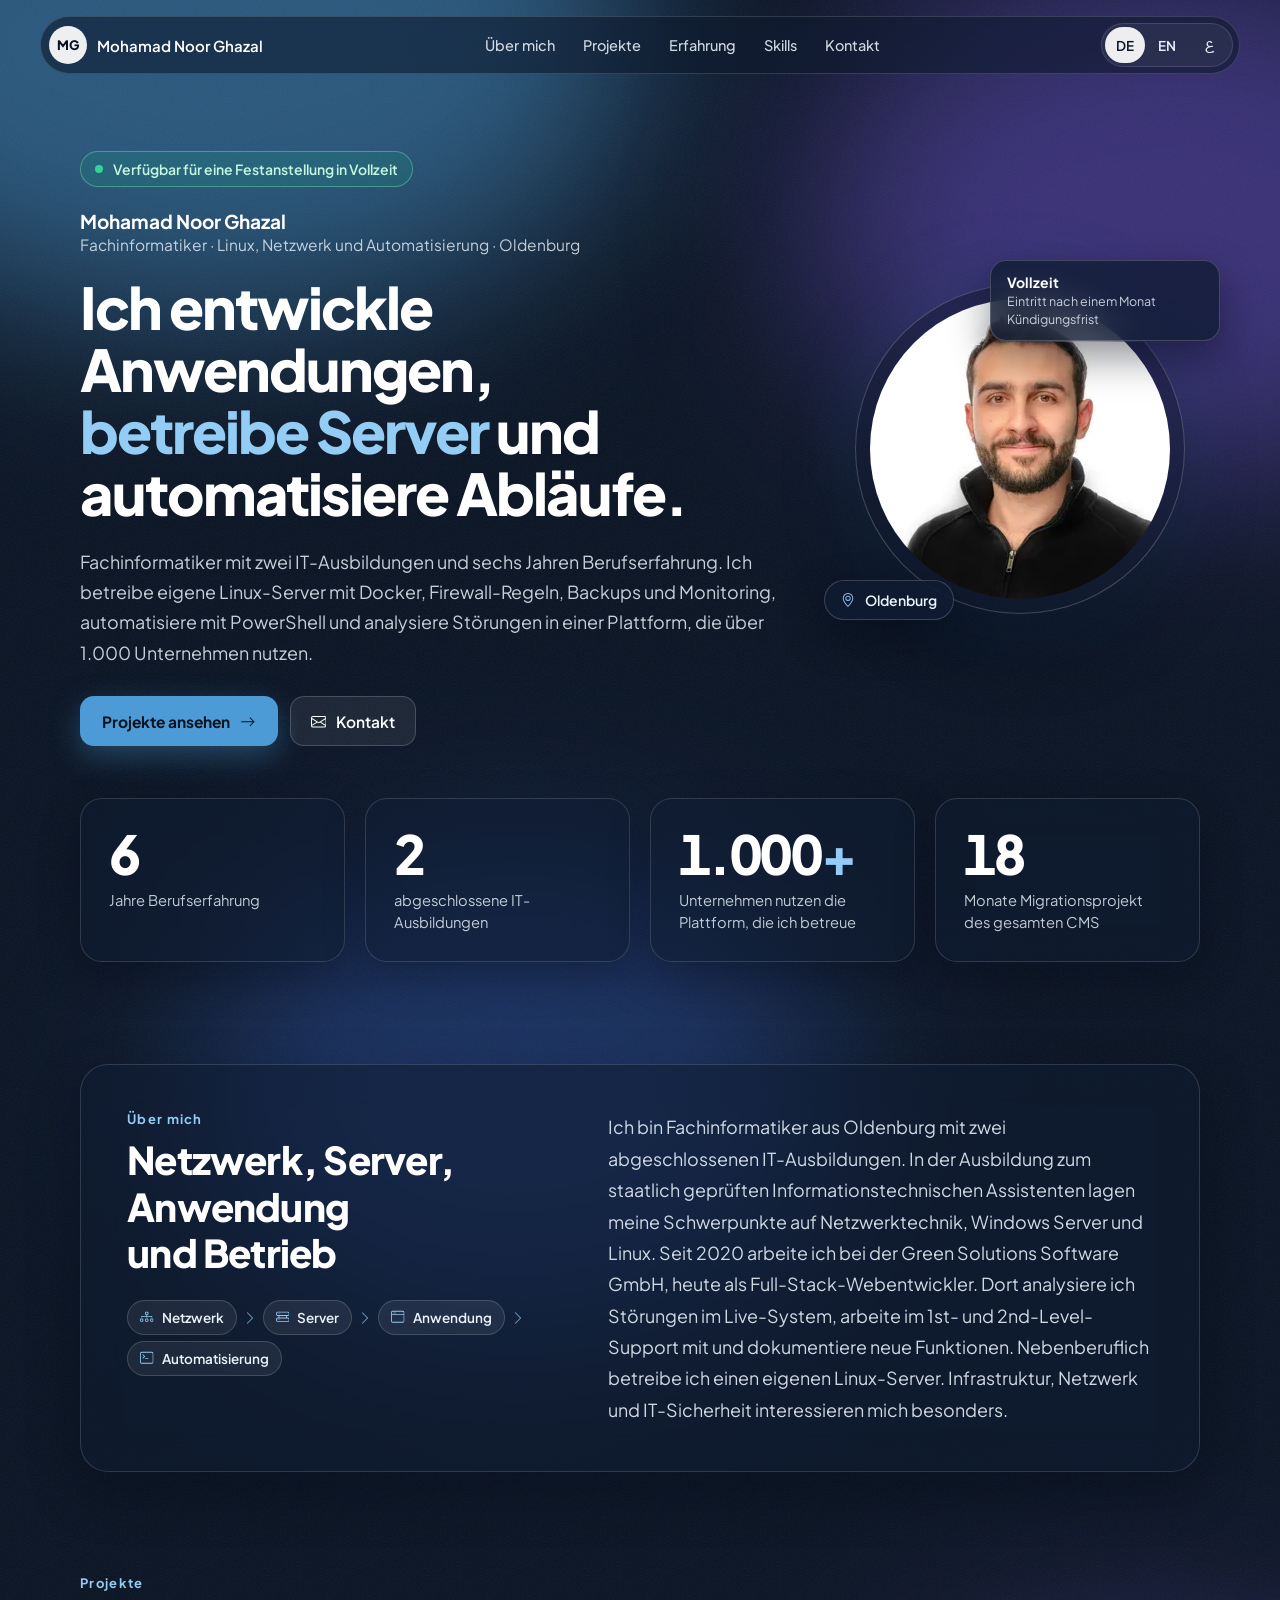
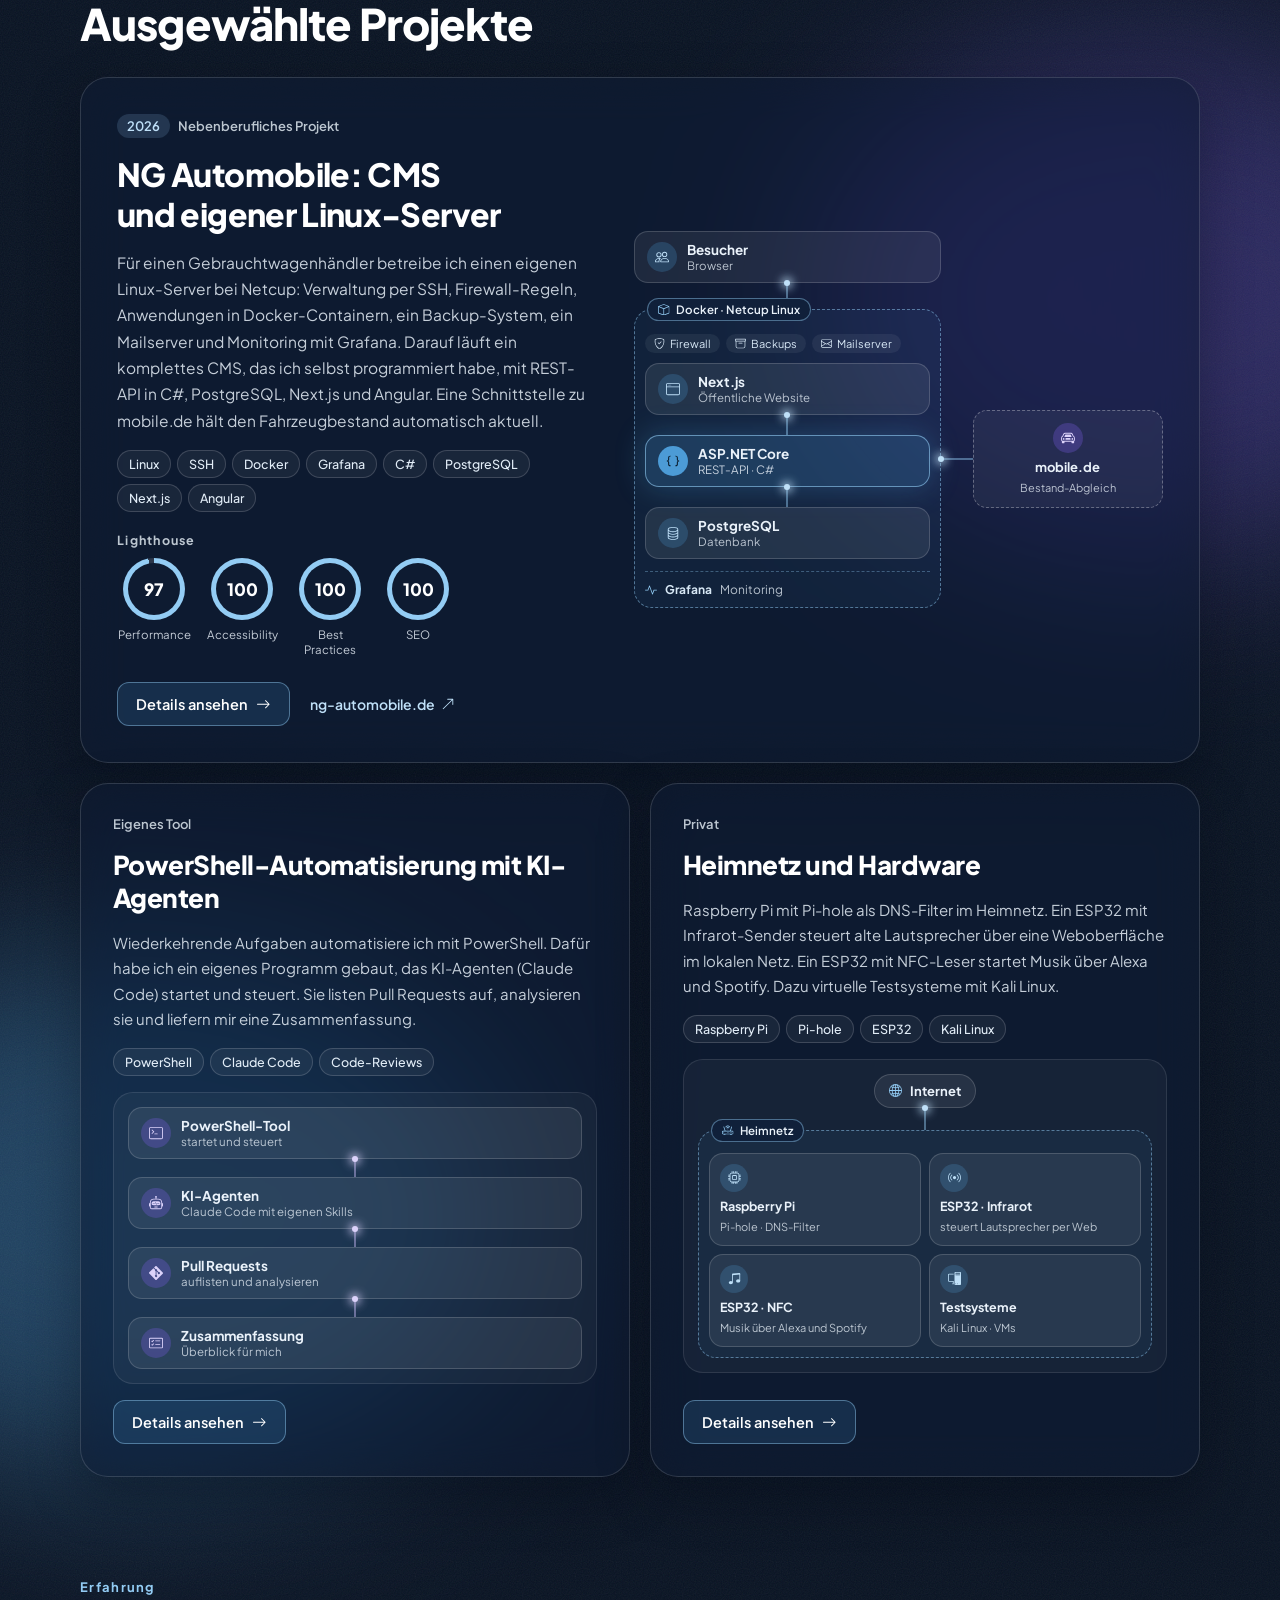
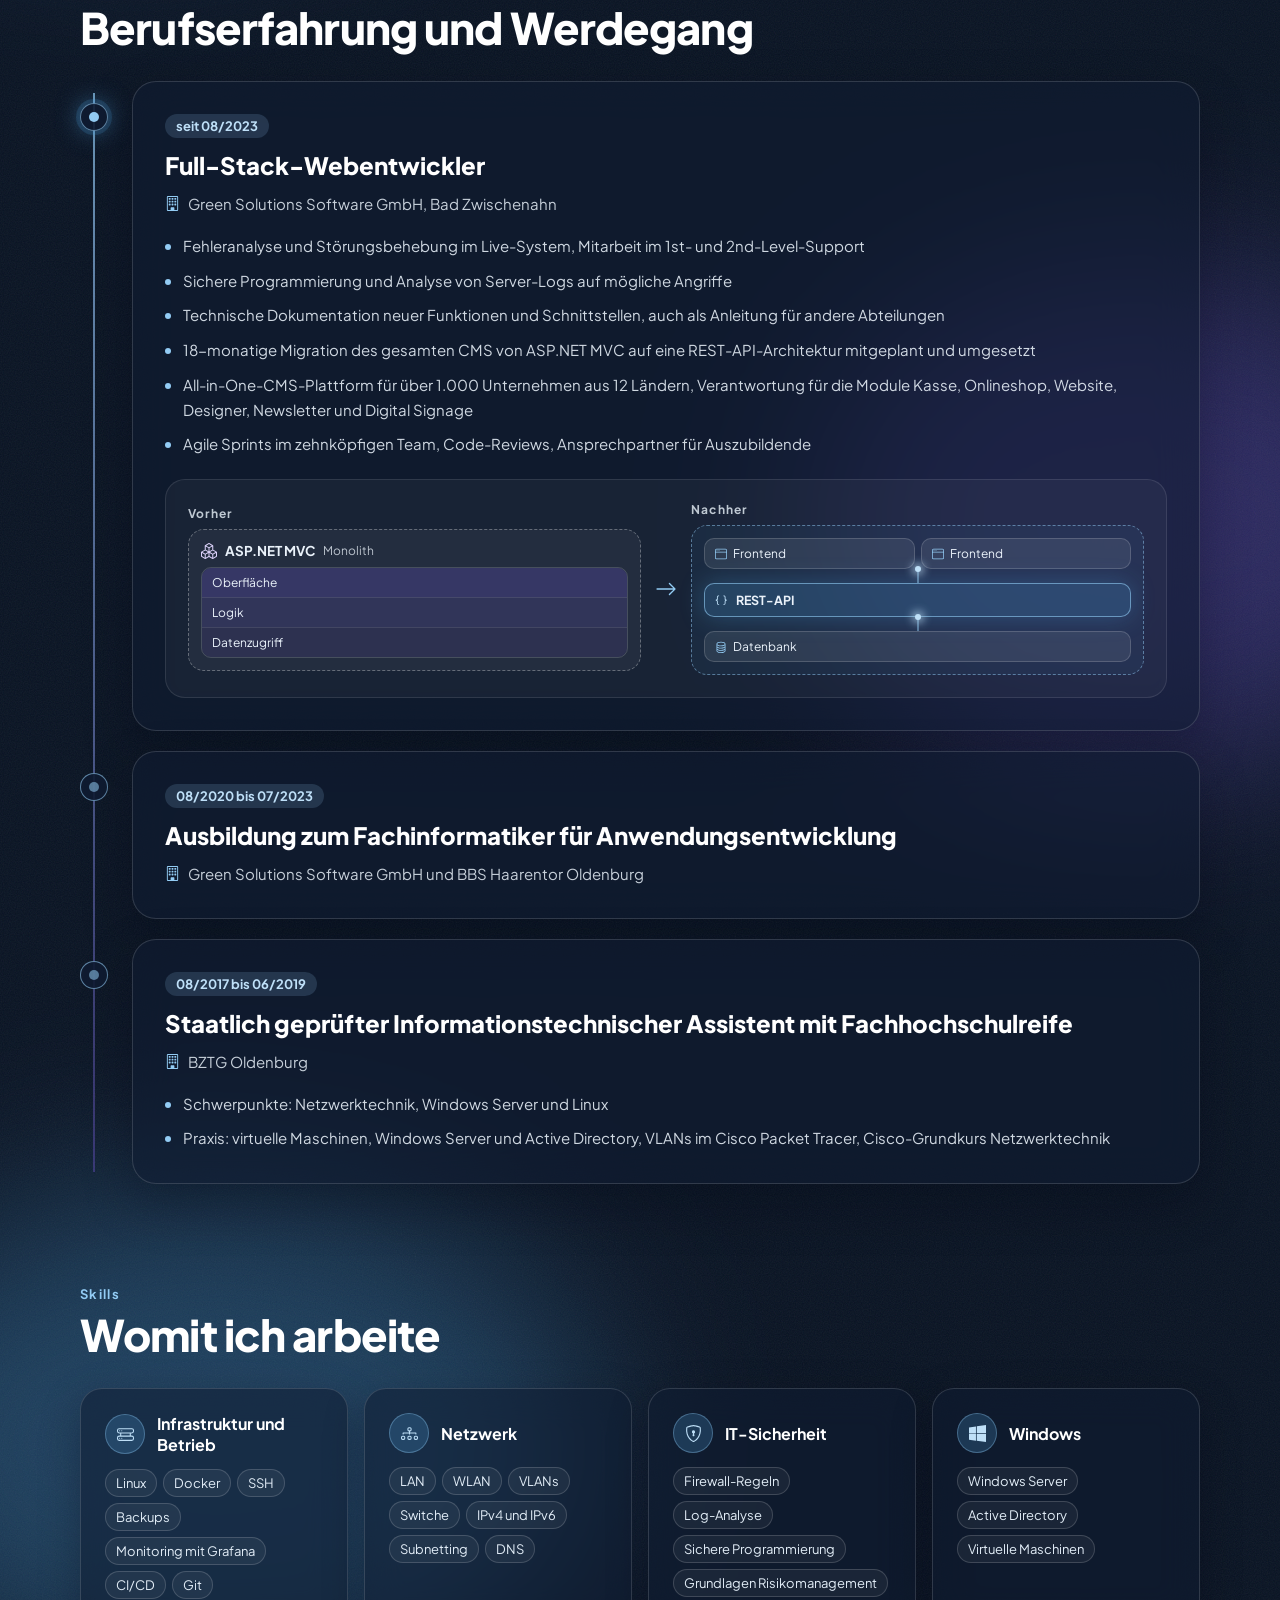
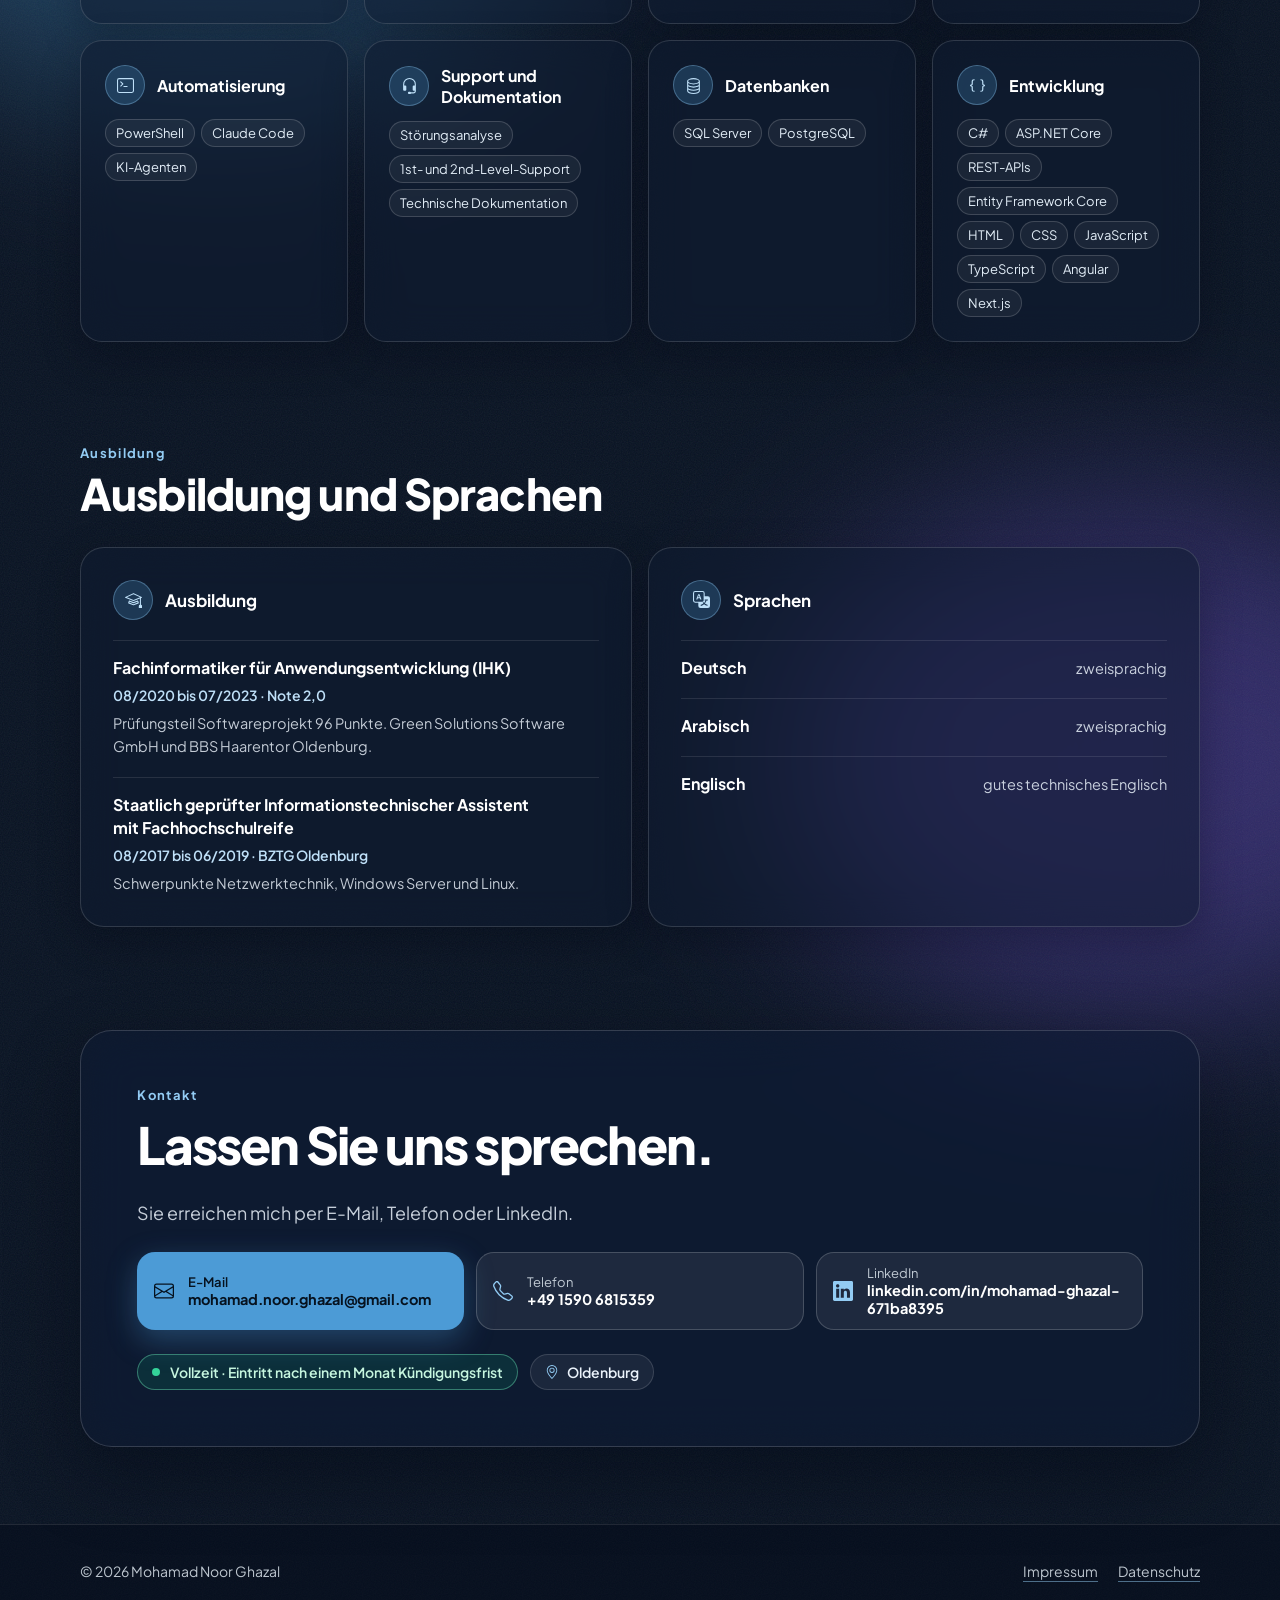
<file: index.html>
<!DOCTYPE html>
<html lang="de" dir="ltr">
<head>
<meta charset="utf-8">
<meta name="viewport" content="width=device-width, initial-scale=1">
<meta name="robots" content="noindex, nofollow">
<title>Mohamad Noor Ghazal · IT-Infrastruktur und Entwicklung</title>
<meta name="description" content="Mohamad Noor Ghazal, Fachinformatiker aus Oldenburg. Linux-Server, Netzwerk, Automatisierung mit PowerShell und Anwendungsentwicklung.">
<meta name="theme-color" content="#081222">
<meta name="referrer" content="strict-origin-when-cross-origin">
<link rel="icon" href="assets/img/favicon.svg" type="image/svg+xml">
<link rel="preload" href="assets/fonts/plus-jakarta-sans-latin-wght-normal.woff2" as="font" type="font/woff2" crossorigin>
<link rel="stylesheet" href="assets/css/style.css">
</head>
<body data-page="home">
<a class="skip-link" href="#top">Zum Inhalt springen</a>
<div class="page">
  <div class="aurora" aria-hidden="true">
    <div class="aurora-layer" data-parallax="0.6">
      <div class="blob blob-1"></div><div class="blob blob-2"></div><div class="blob blob-3"></div><div class="blob blob-4"></div>
      <div class="blob blob-5"></div><div class="blob blob-6"></div><div class="blob blob-7"></div><div class="blob blob-8"></div>
    </div>
    <div class="noise"></div>
  </div>
  <div id="app" class="page-inner">
    <noscript><p style="padding:24px;max-width:60ch">Bitte JavaScript aktivieren, um diese Seite anzuzeigen. Kontakt: <a href="mailto:mohamad.noor.ghazal@gmail.com">mohamad.noor.ghazal@gmail.com</a></p></noscript>
  </div>
</div>
<div id="dialog-root"></div>
<script src="assets/js/i18n.js" defer></script>
<script src="assets/js/main.js" defer></script>
</body>
</html>
</file>
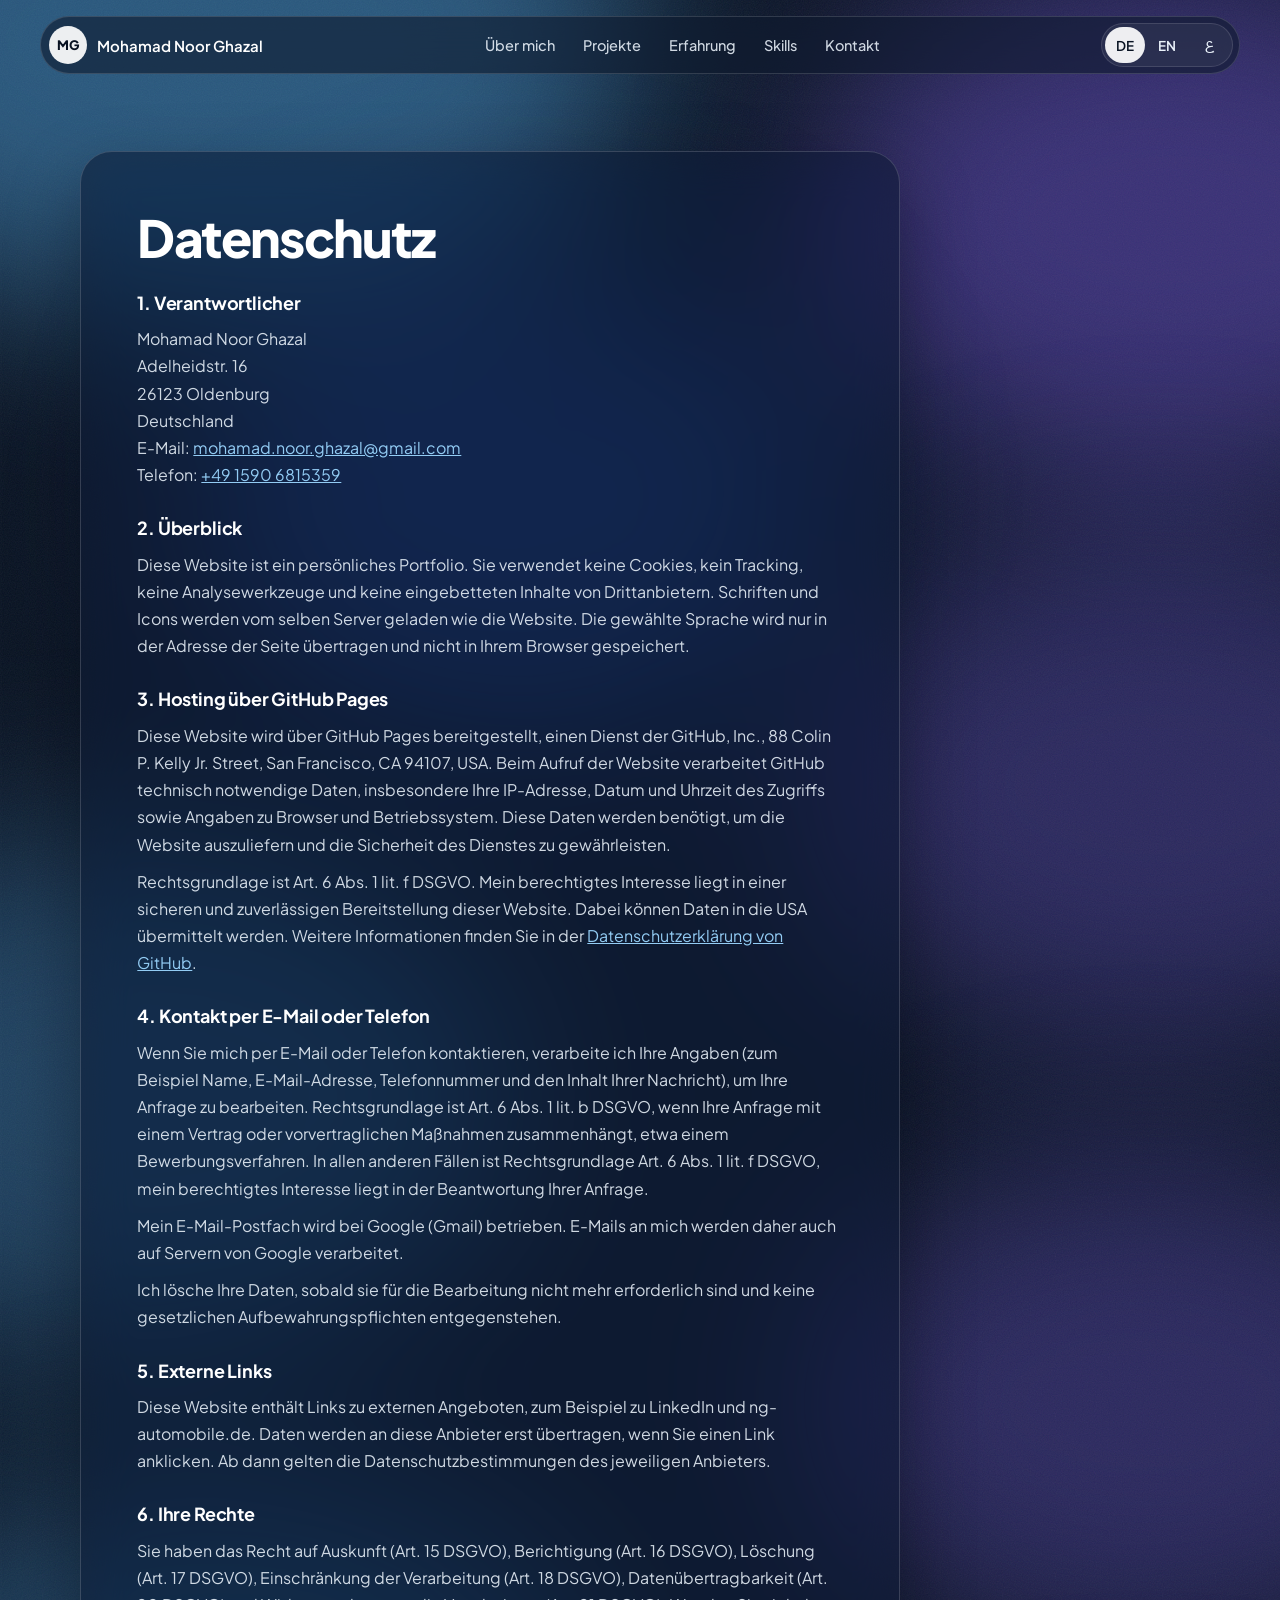
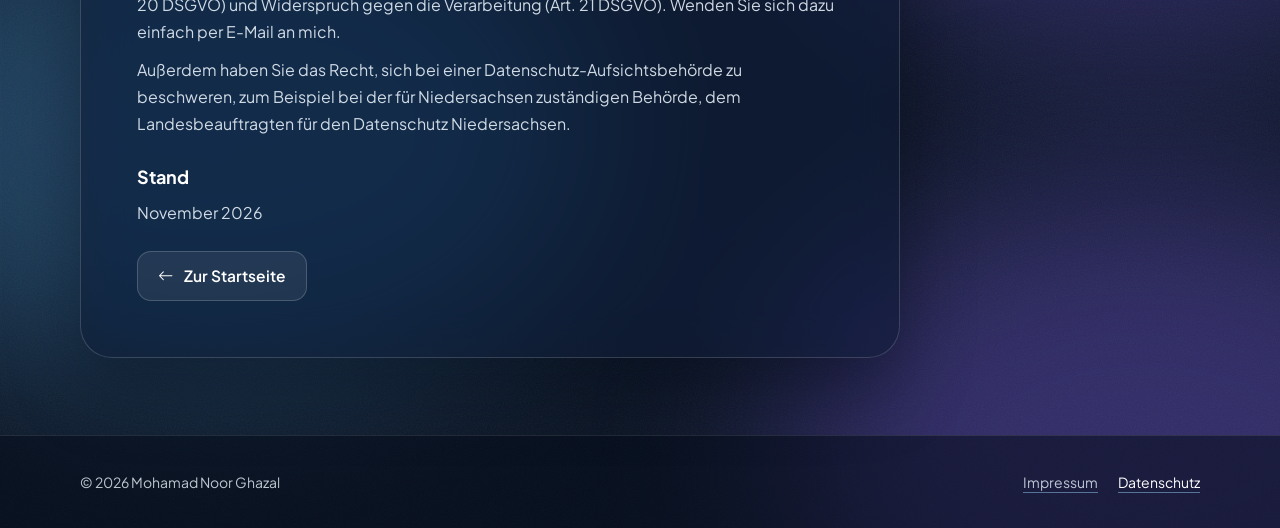
<file: datenschutz.html>
<!DOCTYPE html>
<html lang="de" dir="ltr">
<head>
<meta charset="utf-8">
<meta name="viewport" content="width=device-width, initial-scale=1">
<meta name="robots" content="noindex, nofollow">
<title>Datenschutz · Mohamad Noor Ghazal · IT-Infrastruktur und Entwicklung</title>
<meta name="description" content="Mohamad Noor Ghazal, Fachinformatiker aus Oldenburg. Linux-Server, Netzwerk, Automatisierung mit PowerShell und Anwendungsentwicklung.">
<meta name="theme-color" content="#081222">
<meta name="referrer" content="strict-origin-when-cross-origin">
<link rel="icon" href="assets/img/favicon.svg" type="image/svg+xml">
<link rel="preload" href="assets/fonts/plus-jakarta-sans-latin-wght-normal.woff2" as="font" type="font/woff2" crossorigin>
<link rel="stylesheet" href="assets/css/style.css">
</head>
<body data-page="datenschutz">
<a class="skip-link" href="#top">Zum Inhalt springen</a>
<div class="page">
  <div class="aurora" aria-hidden="true">
    <div class="aurora-layer" data-parallax="0.6">
      <div class="blob blob-1"></div><div class="blob blob-2"></div><div class="blob blob-3"></div><div class="blob blob-4"></div>
      <div class="blob blob-5"></div><div class="blob blob-6"></div><div class="blob blob-7"></div><div class="blob blob-8"></div>
    </div>
    <div class="noise"></div>
  </div>
  <div id="app" class="page-inner">
    <noscript><p style="padding:24px;max-width:60ch">Bitte JavaScript aktivieren, um diese Seite anzuzeigen. Kontakt: <a href="mailto:mohamad.noor.ghazal@gmail.com">mohamad.noor.ghazal@gmail.com</a></p></noscript>
  </div>
</div>
<div id="dialog-root"></div>
<script src="assets/js/i18n.js" defer></script>
<script src="assets/js/main.js" defer></script>
</body>
</html>
</file>
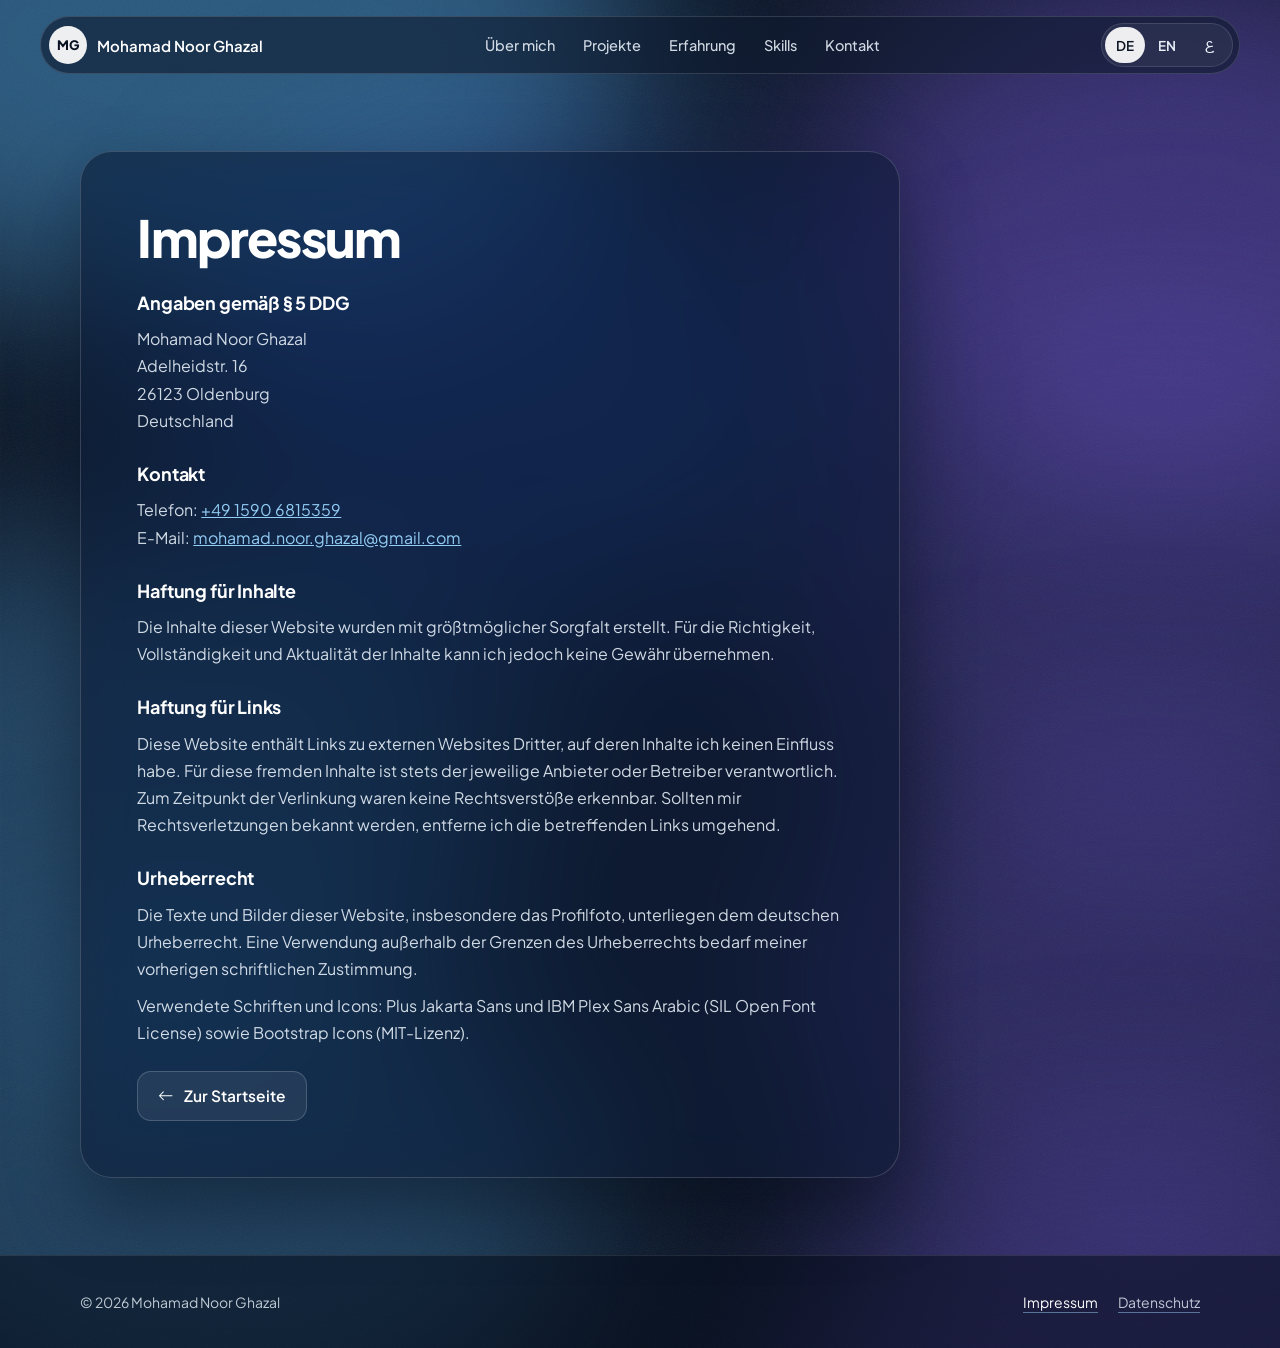
<file: impressum.html>
<!DOCTYPE html>
<html lang="de" dir="ltr">
<head>
<meta charset="utf-8">
<meta name="viewport" content="width=device-width, initial-scale=1">
<meta name="robots" content="noindex, nofollow">
<title>Impressum · Mohamad Noor Ghazal · IT-Infrastruktur und Entwicklung</title>
<meta name="description" content="Mohamad Noor Ghazal, Fachinformatiker aus Oldenburg. Linux-Server, Netzwerk, Automatisierung mit PowerShell und Anwendungsentwicklung.">
<meta name="theme-color" content="#081222">
<meta name="referrer" content="strict-origin-when-cross-origin">
<link rel="icon" href="assets/img/favicon.svg" type="image/svg+xml">
<link rel="preload" href="assets/fonts/plus-jakarta-sans-latin-wght-normal.woff2" as="font" type="font/woff2" crossorigin>
<link rel="stylesheet" href="assets/css/style.css">
</head>
<body data-page="impressum">
<a class="skip-link" href="#top">Zum Inhalt springen</a>
<div class="page">
  <div class="aurora" aria-hidden="true">
    <div class="aurora-layer" data-parallax="0.6">
      <div class="blob blob-1"></div><div class="blob blob-2"></div><div class="blob blob-3"></div><div class="blob blob-4"></div>
      <div class="blob blob-5"></div><div class="blob blob-6"></div><div class="blob blob-7"></div><div class="blob blob-8"></div>
    </div>
    <div class="noise"></div>
  </div>
  <div id="app" class="page-inner">
    <noscript><p style="padding:24px;max-width:60ch">Bitte JavaScript aktivieren, um diese Seite anzuzeigen. Kontakt: <a href="mailto:mohamad.noor.ghazal@gmail.com">mohamad.noor.ghazal@gmail.com</a></p></noscript>
  </div>
</div>
<div id="dialog-root"></div>
<script src="assets/js/i18n.js" defer></script>
<script src="assets/js/main.js" defer></script>
</body>
</html>
</file>
<file: assets/css/style.css>
/* ==========================================================================
   Portfolio Mohamad Noor Ghazal
   Glas-Optik mit Aurora-Hintergrund. Alle Schriften und Icons liegen lokal.
   ========================================================================== */

/* ---------- Schriften (lokal, keine externen Dienste) ---------- */
@font-face {
  font-family: 'Plus Jakarta Sans';
  font-style: normal;
  font-display: swap;
  font-weight: 200 800;
  src: url(../fonts/plus-jakarta-sans-latin-wght-normal.woff2) format('woff2');
  unicode-range: U+0000-00FF, U+0131, U+0152-0153, U+02BB-02BC, U+02C6, U+02DA, U+02DC, U+0304, U+0308, U+0329, U+2000-206F, U+20AC, U+2122, U+2191, U+2193, U+2212, U+2215, U+FEFF, U+FFFD;
}
@font-face {
  font-family: 'Plus Jakarta Sans';
  font-style: normal;
  font-display: swap;
  font-weight: 200 800;
  src: url(../fonts/plus-jakarta-sans-latin-ext-wght-normal.woff2) format('woff2');
  unicode-range: U+0100-02BA, U+02BD-02C5, U+02C7-02CC, U+02CE-02D7, U+02DD-02FF, U+1D00-1DBF, U+1E00-1E9F, U+1EF2-1EFF, U+2020, U+20A0-20AB, U+20AD-20C0, U+2113, U+2C60-2C7F, U+A720-A7FF;
}
@font-face { font-family: 'IBM Plex Sans Arabic'; font-style: normal; font-display: swap; font-weight: 400; src: url(../fonts/ibm-plex-sans-arabic-arabic-400-normal.woff2) format('woff2'); unicode-range: U+0600-06FF, U+0750-077F, U+0870-08FF, U+200C-200E, U+2010-2011, U+204F, U+2E41, U+FB50-FDFF, U+FE70-FEFC; }
@font-face { font-family: 'IBM Plex Sans Arabic'; font-style: normal; font-display: swap; font-weight: 500; src: url(../fonts/ibm-plex-sans-arabic-arabic-500-normal.woff2) format('woff2'); unicode-range: U+0600-06FF, U+0750-077F, U+0870-08FF, U+200C-200E, U+2010-2011, U+204F, U+2E41, U+FB50-FDFF, U+FE70-FEFC; }
@font-face { font-family: 'IBM Plex Sans Arabic'; font-style: normal; font-display: swap; font-weight: 600; src: url(../fonts/ibm-plex-sans-arabic-arabic-600-normal.woff2) format('woff2'); unicode-range: U+0600-06FF, U+0750-077F, U+0870-08FF, U+200C-200E, U+2010-2011, U+204F, U+2E41, U+FB50-FDFF, U+FE70-FEFC; }
@font-face { font-family: 'IBM Plex Sans Arabic'; font-style: normal; font-display: swap; font-weight: 700 800; src: url(../fonts/ibm-plex-sans-arabic-arabic-700-normal.woff2) format('woff2'); unicode-range: U+0600-06FF, U+0750-077F, U+0870-08FF, U+200C-200E, U+2010-2011, U+204F, U+2E41, U+FB50-FDFF, U+FE70-FEFC; }

/* ---------- Grundwerte ---------- */
:root {
  --bg: #081222;
  --fg: #EAF2FA;
  --accent: #93CCF4;
  --accent-soft: #BFE0F8;
  --blue: #4C9BD6;
  --violet-soft: #DCD2FA;
  --muted: rgba(234, 242, 250, .82);
  --muted-2: rgba(234, 242, 250, .76);
  --glass: rgba(16, 28, 50, .55);
  --glass-2: rgba(16, 28, 50, .58);
  --stroke: rgba(255, 255, 255, .14);
  --chip: rgba(255, 255, 255, .07);
  --chip-stroke: rgba(255, 255, 255, .16);
  --font: 'Plus Jakarta Sans', 'IBM Plex Sans Arabic', system-ui, sans-serif;
  --pad-x: clamp(20px, 4vw, 40px);
  --sec-top: clamp(64px, 8vw, 120px);
  --ls-tight: -0.035em;
  --ls-mid: -0.02em;
  --ls-wide: 0.1em;
  --lh-head: 1.08;
}
:lang(ar) { --ls-tight: 0; --ls-mid: 0; --ls-wide: 0; --lh-head: 1.4; }

*, *::before, *::after { box-sizing: border-box; }
html { background: var(--bg); overflow-x: clip; -webkit-text-size-adjust: 100%; }
@media (prefers-reduced-motion: no-preference) { html { scroll-behavior: smooth; } }
body {
  margin: 0;
  min-height: 100vh;
  background: var(--bg);
  color: var(--fg);
  font-family: var(--font);
  -webkit-font-smoothing: antialiased;
  overflow-x: clip;
}
img { max-width: 100%; }
a { color: var(--accent); }
a:hover { color: #fff; }
:focus-visible { outline: 2px solid var(--accent); outline-offset: 3px; }
button { font-family: inherit; }
h1, h2, h3 { margin: 0; }
[hidden] { display: none !important; }

.bi { width: 1em; height: 1em; flex: none; fill: currentColor; vertical-align: -0.125em; display: inline-block; }

.sr-only {
  position: absolute !important; width: 1px; height: 1px; padding: 0; margin: -1px;
  overflow: hidden; clip: rect(0 0 0 0); white-space: nowrap; border: 0;
}
.skip-link {
  position: fixed; top: 10px; inset-inline-start: 10px; z-index: 100;
  padding: 10px 16px; border-radius: 12px; background: #fff; color: #081222;
  font-weight: 700; text-decoration: none; transform: translateY(-160%);
}
.skip-link:focus { transform: none; color: #081222; }

/* Sichtbarkeit Desktop/Mobil (Umschaltpunkt 960 px) */
@media (max-width: 959.98px) { .only-desktop { display: none !important; } }
@media (min-width: 960px) { .only-mobile { display: none !important; } }

/* ---------- Seite und Aurora-Hintergrund ---------- */
.page { position: relative; min-height: 100vh; overflow: clip; }
.page-inner { position: relative; z-index: 1; }

.aurora { position: absolute; inset: 0; overflow: hidden; pointer-events: none; z-index: 0; }
.aurora-layer { position: absolute; inset: -60px; transition: transform .8s ease-out; }
.blob { position: absolute; border-radius: 50%; filter: blur(90px); will-change: transform; }
.blob-1 { width: 62%; height: 560px; top: -180px; left: -12%; background: rgba(76,155,214,.5); animation: auroraA 26s ease-in-out infinite alternate; }
.blob-2 { width: 52%; height: 520px; top: 20px; right: -14%; background: rgba(124,92,230,.42); animation: auroraB 32s ease-in-out infinite alternate; }
.blob-3 { width: 46%; height: 480px; top: 14%; left: 18%; background: rgba(60,110,220,.32); animation: auroraC 30s ease-in-out infinite alternate; }
.blob-4 { width: 50%; height: 520px; top: 26%; right: -12%; background: rgba(124,92,230,.3); animation: auroraA 34s ease-in-out infinite alternate; }
.blob-5 { width: 55%; height: 520px; top: 40%; left: -14%; background: rgba(76,155,214,.34); animation: auroraB 28s ease-in-out infinite alternate; }
.blob-6 { width: 48%; height: 500px; top: 54%; right: -10%; background: rgba(124,92,230,.3); animation: auroraC 36s ease-in-out infinite alternate; }
.blob-7 { width: 55%; height: 520px; top: 68%; left: -8%; background: rgba(76,155,214,.32); animation: auroraA 30s ease-in-out infinite alternate; }
.blob-8 { width: 52%; height: 520px; top: 82%; right: -12%; background: rgba(124,92,230,.34); animation: auroraB 32s ease-in-out infinite alternate; }
.noise {
  position: absolute; inset: 0; opacity: .08; mix-blend-mode: overlay;
  background-image: url("data:image/svg+xml;utf8,<svg xmlns='http://www.w3.org/2000/svg' width='160' height='160'><filter id='n'><feTurbulence type='fractalNoise' baseFrequency='.85' numOctaves='2' stitchTiles='stitch'/></filter><rect width='100%' height='100%' filter='url(%23n)'/></svg>");
}

@keyframes auroraA { 0% { transform: translate(0,0) scale(1); } 100% { transform: translate(18%,12%) scale(1.15); } }
@keyframes auroraB { 0% { transform: translate(0,0) scale(1); } 100% { transform: translate(-16%,10%) scale(1.1); } }
@keyframes auroraC { 0% { transform: translate(0,0) scale(1); } 100% { transform: translate(12%,-14%) scale(1.2); } }
@keyframes pulseV { 0% { top: 0; opacity: 0; } 15% { opacity: 1; } 85% { opacity: 1; } 100% { top: 100%; opacity: 0; } }
@keyframes pulseH { 0% { left: 0; } 100% { left: 100%; } }
@keyframes ping { 0% { box-shadow: 0 0 0 0 currentColor; } 100% { box-shadow: 0 0 0 8px rgba(0,0,0,0); } }

[data-parallax] { transition: transform .6s ease-out; }

/* ---------- Glasflächen ---------- */
.glass {
  background: var(--glass);
  border: 1px solid var(--stroke);
  -webkit-backdrop-filter: blur(18px);
  backdrop-filter: blur(18px);
  box-shadow: 0 14px 40px rgba(2,8,20,.3);
}
.glow { transition: box-shadow .3s ease, border-color .3s ease; }
.glow:hover, .glow:focus-within { border-color: rgba(147,204,244,.5); box-shadow: 0 0 40px rgba(76,155,214,.28); }

/* ---------- Header und Navigation ---------- */
.site-header { position: sticky; top: 0; z-index: 20; padding: 16px clamp(14px, 3vw, 40px) 0; }
.nav {
  max-width: 1200px; margin-inline: auto;
  display: flex; align-items: center; justify-content: space-between; gap: 12px;
  padding: 6px; padding-inline-start: 8px; border-radius: 999px;
  background: rgba(14,26,46,.6); border: 1px solid rgba(255,255,255,.14);
  -webkit-backdrop-filter: blur(16px); backdrop-filter: blur(16px);
}
.brand { display: flex; align-items: center; gap: 10px; color: #fff; text-decoration: none; }
.brand-mark {
  width: 38px; height: 38px; border-radius: 50%; display: grid; place-items: center;
  background: rgba(255,255,255,.92); color: #081222; font-weight: 800; font-size: 13px;
  font-family: 'Plus Jakarta Sans', sans-serif;
}
.brand-name { font-weight: 600; font-size: 15px; }
@media (max-width: 959.98px) {
  .brand-name { position: absolute; width: 1px; height: 1px; overflow: hidden; clip: rect(0 0 0 0); white-space: nowrap; }
}
.nav-links { display: flex; gap: 2px; }
.nav-links a {
  padding: 9px 13px; border-radius: 999px; color: rgba(234,242,250,.88);
  text-decoration: none; font-size: 14.5px; font-weight: 500;
}
.nav-links a:hover { background: rgba(255,255,255,.08); color: #fff; }
.nav-tools { display: flex; align-items: center; gap: 6px; }
.lang-switch {
  display: flex; gap: 2px; padding: 3px; border-radius: 999px;
  background: rgba(255,255,255,.06); border: 1px solid rgba(255,255,255,.12);
}
.lang-switch button {
  min-width: 40px; height: 36px; padding: 0 10px; border: 0; border-radius: 999px; cursor: pointer;
  font: 600 13.5px var(--font); background: transparent; color: #EAF2FA;
}
.lang-switch button[aria-pressed="true"] { background: rgba(255,255,255,.92); color: #081222; }
.lang-switch button:not([aria-pressed="true"]):hover { background: rgba(255,255,255,.1); }
@media (max-width: 959.98px) { .lang-switch button { height: 44px; } }
.menu-btn {
  width: 44px; height: 44px; border-radius: 50%; border: 1px solid rgba(255,255,255,.14);
  background: rgba(255,255,255,.06); color: #fff; font-size: 20px; display: grid; place-items: center; cursor: pointer;
}
.mobile-menu {
  margin-top: 8px; padding: 8px; border-radius: 24px;
  background: rgba(14,26,46,.92); border: 1px solid rgba(255,255,255,.16);
  -webkit-backdrop-filter: blur(20px); backdrop-filter: blur(20px);
  box-shadow: 0 20px 50px rgba(2,8,20,.5);
  display: flex; flex-direction: column; gap: 2px;
}
.mobile-menu a {
  display: flex; align-items: center; gap: 12px; min-height: 48px; padding: 0 14px; border-radius: 16px;
  color: #fff; text-decoration: none; font-size: 16px; font-weight: 600;
}
.mobile-menu a:hover { background: rgba(255,255,255,.08); color: #fff; }
.mobile-menu a .bi { color: var(--accent); }

/* ---------- Layout ---------- */
main { max-width: 1200px; margin-inline: auto; }
section[id], main[id] { scroll-margin-top: 84px; }
.section { padding: var(--sec-top) var(--pad-x) 0; }
.section-stack { display: flex; flex-direction: column; gap: 28px; }
.eyebrow { font-size: 13px; font-weight: 700; letter-spacing: var(--ls-wide); color: var(--accent); }
.h2 { margin: 8px 0 0; font-size: clamp(28px, 3.4vw, 44px); line-height: 1.15; letter-spacing: var(--ls-mid); font-weight: 800; color: #fff; }

/* ---------- Hero ---------- */
.hero {
  padding: clamp(36px, 6vw, 96px) var(--pad-x) clamp(36px, 4vw, 64px);
  display: flex; flex-wrap: wrap; align-items: center; gap: clamp(32px, 5vw, 72px);
}
.hero-text { flex: 1 1 560px; min-width: 0; display: flex; flex-direction: column; align-items: flex-start; gap: 22px; }
.hero-id-m { display: flex; align-items: center; gap: 14px; }
.avatar-sm {
  padding: 5px; border-radius: 50%; background: rgba(255,255,255,.08);
  border: 1px solid rgba(255,255,255,.22); box-shadow: 0 10px 30px rgba(2,8,20,.4);
}
.avatar-sm img { display: block; width: 84px; height: 84px; border-radius: 50%; object-fit: cover; }
.hero-id-m .n { font-weight: 700; font-size: 18px; color: #fff; }
.hero-id-m .r { font-size: 14px; line-height: 1.4; color: rgba(234,242,250,.8); }
.hero-id-d .n { font-weight: 700; font-size: 19px; color: #fff; }
.hero-id-d .r { font-size: 15.5px; color: rgba(234,242,250,.8); margin-top: 2px; }

.badge {
  display: inline-flex; align-items: center; gap: 10px; padding: 8px 14px; border-radius: 999px;
  background: rgba(16,185,129,.14); border: 1px solid rgba(110,231,183,.42); font-size: 14px; font-weight: 600;
}
.badge .dot-wrap { color: #34D399; display: flex; }
.badge .txt { color: #C6F6DF; }
.live-dot { display: inline-block; width: 8px; height: 8px; border-radius: 50%; background: currentColor; flex: none; animation: ping 2s ease-out infinite; }

.hero h1 {
  font-size: clamp(32px, 4.5vw, 60px); line-height: var(--lh-head); letter-spacing: var(--ls-tight);
  font-weight: 800; text-wrap: balance; color: #fff;
}
.accent { color: var(--accent); }
.lead { margin: 0; max-width: 60ch; font-size: clamp(16px, 1.4vw, 18px); line-height: 1.7; color: rgba(234,242,250,.84); text-wrap: pretty; }
.hero-cta { display: flex; flex-wrap: wrap; gap: 12px; padding-top: 6px; }

.btn {
  display: inline-flex; align-items: center; gap: 10px; min-height: 50px; padding: 0 22px; border-radius: 14px;
  font-weight: 700; font-size: 15.5px; text-decoration: none;
}
.btn-primary { background: var(--blue); color: #06121F; box-shadow: 0 10px 30px rgba(76,155,214,.35); transition: box-shadow .25s ease; }
.btn-primary:hover { color: #06121F; box-shadow: 0 0 0 4px rgba(76,155,214,.28), 0 14px 44px rgba(76,155,214,.6); }
.btn-ghost { padding: 0 20px; font-weight: 600; background: rgba(255,255,255,.07); border: 1px solid rgba(255,255,255,.18); color: #fff; }
.btn-ghost:hover { color: #fff; background: rgba(255,255,255,.12); box-shadow: 0 0 30px rgba(124,92,230,.35); }

.hero-photo { flex: 0 0 360px; position: relative; display: grid; place-items: center; padding: 24px 0; }
.photo-ring {
  padding: 14px; border-radius: 50%; background: rgba(16,28,50,.45); border: 1px solid rgba(255,255,255,.2);
  -webkit-backdrop-filter: blur(20px); backdrop-filter: blur(20px);
  box-shadow: 0 30px 70px rgba(2,8,20,.45), 0 0 80px rgba(76,155,214,.18);
}
.photo-ring img { display: block; width: 300px; height: 300px; border-radius: 50%; object-fit: cover; }
.float {
  position: absolute; background: rgba(16,28,50,.78); border: 1px solid rgba(255,255,255,.18);
  -webkit-backdrop-filter: blur(18px); backdrop-filter: blur(18px); box-shadow: 0 16px 40px rgba(2,8,20,.45);
}
.float-status { top: 0; inset-inline-end: -20px; padding: 12px 16px; border-radius: 16px; max-width: 230px; }
.float-status .a { font-weight: 700; font-size: 14px; line-height: 1.35; color: #fff; }
.float-status .b { font-size: 12.5px; color: rgba(234,242,250,.82); line-height: 1.4; margin-top: 2px; }
.float-loc { bottom: 18px; inset-inline-start: -16px; display: flex; align-items: center; gap: 10px; padding: 10px 16px; border-radius: 999px; font-weight: 600; font-size: 14px; }
.float-loc .bi, .geo .bi { color: var(--accent); }
.hero-status {
  width: 100%; padding: 14px 16px; border-radius: 18px; background: rgba(16,28,50,.6); border: 1px solid rgba(255,255,255,.16);
  -webkit-backdrop-filter: blur(18px); backdrop-filter: blur(18px); display: flex; flex-direction: column; gap: 6px;
}
.hero-status .a { font-weight: 700; font-size: 14.5px; color: #fff; }
.hero-status .b { font-size: 13px; line-height: 1.4; color: rgba(234,242,250,.82); }
.hero-status .geo { display: flex; align-items: center; gap: 8px; font-size: 13px; color: rgba(234,242,250,.82); }

/* ---------- Kennzahlen ---------- */
.metrics {
  padding: 0 var(--pad-x); display: grid;
  grid-template-columns: repeat(auto-fit, minmax(min(100%, 150px), 1fr)); gap: clamp(10px, 1.6vw, 20px);
}
.metric { padding: clamp(16px, 2.2vw, 28px); border-radius: 22px; display: flex; flex-direction: column; gap: 10px; }
.metric .num { font-weight: 800; font-size: clamp(32px, 4.2vw, 54px); line-height: 1; letter-spacing: -0.03em; font-variant-numeric: tabular-nums; color: #fff; }
.metric .lbl { font-size: clamp(13px, 1.15vw, 15px); line-height: 1.45; color: rgba(234,242,250,.82); }

/* ---------- Über mich ---------- */
.about {
  padding: clamp(22px, 3.6vw, 48px); border-radius: 28px;
  background: var(--glass); border: 1px solid var(--stroke);
  -webkit-backdrop-filter: blur(20px); backdrop-filter: blur(20px); box-shadow: 0 20px 50px rgba(2,8,20,.35);
  display: flex; flex-wrap: wrap; gap: clamp(24px, 4vw, 56px);
}
.about-head { flex: 1 1 340px; min-width: 0; display: flex; flex-direction: column; gap: 10px; }
.about-head h2 { font-size: clamp(26px, 3vw, 40px); line-height: 1.2; letter-spacing: var(--ls-mid); font-weight: 800; color: #fff; text-wrap: balance; }
.chain { display: flex; flex-wrap: wrap; align-items: center; gap: 6px; margin-top: 14px; }
.chain .pill { display: flex; align-items: center; gap: 8px; padding: 8px 12px; border-radius: 999px; background: var(--chip); border: 1px solid var(--chip-stroke); font-size: 13.5px; font-weight: 600; }
.chain .pill .bi { color: var(--accent); }
.chain .sep { color: rgba(147,204,244,.8); font-size: 14px; }
.about-text { flex: 1.4 1 420px; min-width: 0; margin: 0; font-size: clamp(16px, 1.4vw, 18px); line-height: 1.75; color: rgba(234,242,250,.88); text-wrap: pretty; }

/* ---------- Projekte ---------- */
.projects-grid { display: grid; grid-template-columns: repeat(auto-fit, minmax(min(100%, 460px), 1fr)); gap: 20px; }
.project {
  padding: clamp(20px, 3vw, 32px); border-radius: 28px;
  background: var(--glass-2); border: 1px solid var(--stroke);
  -webkit-backdrop-filter: blur(20px) saturate(140%); backdrop-filter: blur(20px) saturate(140%);
  box-shadow: 0 20px 50px rgba(2,8,20,.35);
  display: flex; flex-direction: column; align-items: stretch; gap: 16px;
  transition: box-shadow .3s ease, border-color .3s ease;
}
.project:hover, .project:focus-within { border-color: rgba(147,204,244,.5); box-shadow: 0 0 0 1px rgba(147,204,244,.2), 0 24px 70px rgba(76,155,214,.3); }
.project.violet:hover, .project.violet:focus-within { box-shadow: 0 0 0 1px rgba(147,204,244,.2), 0 24px 70px rgba(124,92,230,.3); }
.project-feature { grid-column: 1 / -1; padding: clamp(20px, 3vw, 36px); flex-direction: row; flex-wrap: wrap; gap: clamp(28px, 4vw, 48px); }
.project-feature .p-body { flex: 1 1 380px; min-width: 0; display: flex; flex-direction: column; align-items: flex-start; gap: 16px; }
.p-meta { display: flex; flex-wrap: wrap; align-items: center; gap: 8px; font-size: 13px; font-weight: 600; }
.year { padding: 4px 10px; border-radius: 999px; background: rgba(147,204,244,.16); color: var(--accent-soft); }
.kind { color: rgba(234,242,250,.8); font-size: 13px; font-weight: 600; }
.project h3 { font-size: clamp(22px, 2.2vw, 26px); letter-spacing: var(--ls-mid); font-weight: 800; color: #fff; }
.project-feature h3 { font-size: clamp(24px, 2.6vw, 32px); text-wrap: balance; }
.project p { margin: 0; font-size: 15px; line-height: 1.7; color: rgba(234,242,250,.84); text-wrap: pretty; }
.project-feature p { font-size: 15.5px; max-width: 58ch; }
.tags { display: flex; flex-wrap: wrap; gap: 6px; }
.tag { padding: 5px 11px; border-radius: 999px; border: 1px solid rgba(255,255,255,.16); background: rgba(255,255,255,.05); font-size: 12.5px; font-weight: 500; color: #E2EDF7; }
.tag-lg { font-size: 13px; padding: 5px 10px; font-weight: 400; }
.lh-block { display: flex; flex-direction: column; gap: 10px; padding-top: 4px; }
.lh-title { font-size: 12.5px; font-weight: 700; letter-spacing: var(--ls-wide); color: rgba(234,242,250,.8); }
.lh-row { display: flex; flex-wrap: wrap; gap: 14px; }
.lh-item { display: flex; flex-direction: column; align-items: center; gap: 8px; width: 74px; }
.lh-ring { position: relative; width: 62px; height: 62px; border-radius: 50%; }
.lh-ring span { position: absolute; inset: 5px; border-radius: 50%; background: #0E1B31; display: grid; place-items: center; font-weight: 800; font-size: 17px; color: #fff; }
.lh-lbl { font-size: 11.5px; text-align: center; color: rgba(234,242,250,.82); line-height: 1.3; }
.p-actions { display: flex; flex-wrap: wrap; align-items: center; gap: 10px; margin-top: auto; padding-top: 8px; }
.btn-detail {
  display: inline-flex; align-items: center; gap: 8px; min-height: 44px; padding: 0 18px; border-radius: 12px;
  border: 1px solid rgba(147,204,244,.45); background: rgba(76,155,214,.16); color: #fff;
  font: 600 14.5px var(--font); cursor: pointer;
}
.btn-detail:hover { background: rgba(76,155,214,.28); }
.project > .btn-detail { align-self: flex-start; margin-top: auto; }
.ext-link { display: inline-flex; align-items: center; gap: 6px; min-height: 44px; padding: 0 10px; color: var(--accent-soft); font-size: 14px; font-weight: 600; text-decoration: none; }
.ext-link:hover { color: #fff; }

/* ---------- Diagramme ---------- */
.node { display: flex; align-items: center; gap: 10px; padding: 9px 12px; border-radius: 14px; background: rgba(255,255,255,.07); border: 1px solid var(--chip-stroke); }
.node.alt { background: rgba(255,255,255,.08); }
.node.hi { background: rgba(76,155,214,.22); border-color: rgba(147,204,244,.6); box-shadow: 0 0 30px rgba(76,155,214,.3); }
.node .ico { width: 30px; height: 30px; flex: none; border-radius: 50%; display: grid; place-items: center; background: rgba(76,155,214,.24); color: var(--accent-soft); font-size: 14px; }
.node.hi .ico { background: var(--blue); color: #06121F; }
.node .ico.v, .ext-box .ico.v { background: rgba(124,92,230,.3); color: var(--violet-soft); }
.node .t { font-size: 13.5px; font-weight: 700; }
.node .s { font-size: 11.5px; color: var(--muted-2); }
.node.hi .s { color: rgba(234,242,250,.82); }
.node > div { min-width: 0; }

.wire { position: relative; width: 2px; margin-inline: auto; background: rgba(147,204,244,.45); color: var(--accent-soft); }
.wire.v { background: rgba(201,186,248,.45); color: var(--violet-soft); }
.wire-h { position: relative; height: 2px; background: rgba(147,204,244,.45); color: var(--accent-soft); }
.pulse { position: absolute; width: 6px; height: 6px; border-radius: 50%; background: currentColor; box-shadow: 0 0 10px 2px currentColor; margin: -3px 0 0 -3px; }
.wire .pulse { left: 50%; top: 0; animation: pulseV 2.2s linear infinite; }
.wire-h .pulse { top: 50%; left: 0; animation: pulseH 1.8s ease-in-out infinite alternate; }

.arch { flex: 1 1 440px; min-width: 0; display: grid; grid-template-columns: minmax(0,1fr) 32px minmax(0,.62fr); align-items: center; align-content: center; }
.arch .r1 { grid-column: 1; grid-row: 1; }
.arch .r2 { grid-column: 1; grid-row: 2; height: 26px; }
.arch .r3 { grid-column: 1; grid-row: 3; }
.arch .wire-h { grid-column: 2; grid-row: 3; }
.arch .ext-box { grid-column: 3; grid-row: 3; }
.zone { position: relative; padding: 24px 10px 10px; border-radius: 18px; border: 1px dashed rgba(147,204,244,.5); background: rgba(76,155,214,.07); }
.zone-label {
  position: absolute; top: -12px; inset-inline-start: 12px; display: flex; align-items: center; gap: 6px;
  padding: 3px 10px; border-radius: 999px; background: #10203A; border: 1px solid rgba(147,204,244,.45);
  font-size: 11.5px; font-weight: 600; white-space: nowrap;
}
.zone-label .bi { color: var(--accent); }
.mini-tags { display: flex; flex-wrap: wrap; gap: 6px; margin-bottom: 10px; }
.mini-tags span { display: inline-flex; align-items: center; gap: 5px; padding: 3px 9px; border-radius: 999px; background: rgba(255,255,255,.06); font-size: 11px; color: #D7E7F5; }
.zone .wire { height: 20px; }
.mon { display: flex; align-items: center; gap: 8px; margin-top: 12px; padding-top: 10px; border-top: 1px dashed rgba(147,204,244,.35); font-size: 12px; color: #D7E7F5; }
.mon .bi { color: var(--accent); }
.mon b { font-weight: 700; }
.mon span { color: var(--muted-2); }
.ext-box { display: flex; flex-direction: column; align-items: center; text-align: center; gap: 6px; padding: 12px 8px; border-radius: 14px; border: 1px dashed rgba(255,255,255,.3); background: rgba(255,255,255,.05); }
.ext-box .ico { width: 30px; height: 30px; border-radius: 50%; display: grid; place-items: center; font-size: 14px; }
.ext-box .t { font-size: 13px; font-weight: 700; }
.ext-box .s { font-size: 11px; color: var(--muted-2); line-height: 1.3; }

.diagram { display: flex; flex-direction: column; padding: 14px; border-radius: 20px; background: rgba(255,255,255,.04); border: 1px solid rgba(255,255,255,.1); }
.diagram .wire { height: 18px; }
.inet { align-self: center; display: flex; align-items: center; gap: 8px; padding: 8px 14px; border-radius: 999px; background: var(--chip); border: 1px solid var(--chip-stroke); font-size: 13px; font-weight: 700; }
.inet .bi { color: var(--accent); }
.diagram .wire.tall { height: 22px; }
.home-net { padding: 22px 10px 10px; display: grid; grid-template-columns: repeat(2, minmax(0,1fr)); gap: 8px; }
.dev { display: flex; flex-direction: column; gap: 6px; padding: 10px; border-radius: 14px; background: var(--chip); border: 1px solid var(--chip-stroke); }
.dev .ico { width: 28px; height: 28px; border-radius: 50%; display: grid; place-items: center; background: rgba(76,155,214,.24); color: var(--accent-soft); font-size: 13px; }
.dev .t { font-size: 12.5px; font-weight: 700; line-height: 1.3; }
.dev .s { font-size: 11px; color: var(--muted-2); line-height: 1.35; }

/* ---------- Erfahrung ---------- */
.timeline { list-style: none; margin: 0; padding: 0; position: relative; display: flex; flex-direction: column; gap: 20px; }
.timeline::before {
  content: ""; position: absolute; top: 12px; bottom: 12px; inset-inline-start: 13px; width: 2px;
  background: linear-gradient(rgba(147,204,244,.7), rgba(124,92,230,.35));
}
.job { position: relative; display: grid; grid-template-columns: 28px minmax(0,1fr); gap: clamp(14px, 2vw, 24px); }
.job-node-wrap { padding-top: 22px; }
.job-node { width: 28px; height: 28px; border-radius: 50%; display: grid; place-items: center; background: rgba(16,28,50,.9); border: 1px solid rgba(147,204,244,.6); }
.job-node span { width: 10px; height: 10px; border-radius: 50%; background: rgba(147,204,244,.55); }
.job.current .job-node { box-shadow: 0 0 0 4px rgba(76,155,214,.18), 0 0 24px rgba(76,155,214,.6); }
.job.current .job-node span { background: var(--accent); }
.job-card {
  padding: clamp(18px, 2.6vw, 32px); border-radius: 24px; background: var(--glass-2); border: 1px solid var(--stroke);
  -webkit-backdrop-filter: blur(20px); backdrop-filter: blur(20px); box-shadow: 0 20px 50px rgba(2,8,20,.3);
  display: flex; flex-direction: column; gap: 12px;
}
.period { align-self: flex-start; padding: 4px 11px; border-radius: 999px; background: rgba(147,204,244,.16); color: var(--accent-soft); font-size: 13px; font-weight: 700; }
.job-card h3 { font-size: clamp(19px, 1.9vw, 24px); line-height: 1.3; font-weight: 800; color: #fff; text-wrap: pretty; }
.org { display: flex; align-items: flex-start; gap: 8px; font-size: 15px; line-height: 1.5; color: rgba(234,242,250,.84); }
.org .bi { color: var(--accent); margin-top: 3px; }
.bullets { list-style: none; margin: 6px 0 0; padding: 0; display: flex; flex-direction: column; gap: 10px; }
.bullets li { display: flex; gap: 12px; font-size: 15px; line-height: 1.65; color: rgba(234,242,250,.88); }
.bullets li::before { content: ""; flex: none; width: 6px; height: 6px; margin-top: 10px; border-radius: 50%; background: var(--accent); }
.bullets li span { text-wrap: pretty; }

.mig {
  margin-top: 10px; padding: clamp(14px, 2vw, 22px); border-radius: 20px; background: rgba(255,255,255,.04); border: 1px solid rgba(255,255,255,.1);
  display: flex; flex-wrap: wrap; align-items: center; justify-content: center; gap: 14px;
}
.mig-col { flex: 1 1 220px; min-width: 0; display: flex; flex-direction: column; gap: 8px; }
.mig-h { font-size: 12px; font-weight: 700; letter-spacing: var(--ls-wide); color: rgba(234,242,250,.8); }
.mig-old { padding: 12px; border-radius: 16px; border: 1px dashed rgba(255,255,255,.3); background: rgba(255,255,255,.05); display: flex; flex-direction: column; gap: 8px; }
.mig-old .hd { display: flex; align-items: center; gap: 8px; }
.mig-old .hd .bi { color: var(--violet-soft); }
.mig-old .hd b { font-size: 13.5px; font-weight: 700; }
.mig-old .hd span { font-size: 12px; color: var(--muted-2); }
.layers { display: flex; flex-direction: column; border-radius: 10px; overflow: hidden; border: 1px solid rgba(255,255,255,.16); }
.layers div { padding: 7px 10px; font-size: 12px; }
.layers div:nth-child(1) { background: rgba(124,92,230,.22); }
.layers div:nth-child(2) { background: rgba(124,92,230,.16); border-top: 1px solid rgba(255,255,255,.1); }
.layers div:nth-child(3) { background: rgba(124,92,230,.1); border-top: 1px solid rgba(255,255,255,.1); }
.mig-new { padding: 12px; border-radius: 16px; border: 1px dashed rgba(147,204,244,.5); background: rgba(76,155,214,.07); display: flex; flex-direction: column; }
.mig-new .wire { height: 14px; }
.fe-row { display: grid; grid-template-columns: repeat(2, minmax(0,1fr)); gap: 6px; }
.chip-sm { display: flex; align-items: center; gap: 6px; padding: 7px 10px; border-radius: 10px; background: rgba(255,255,255,.08); border: 1px solid var(--chip-stroke); font-size: 12px; }
.chip-sm .bi { color: var(--accent); }
.chip-sm.api { gap: 8px; padding: 8px 10px; background: rgba(76,155,214,.22); border-color: rgba(147,204,244,.6); box-shadow: 0 0 24px rgba(76,155,214,.3); font-size: 12.5px; font-weight: 700; }
.chip-sm.api .bi { color: var(--accent-soft); }
.mig-arrow { font-size: 22px; color: var(--accent); }
.mig-arrow .down { display: none; }
@media (max-width: 959.98px) {
  .mig { flex-direction: column; align-items: stretch; }
  .mig-col { flex-basis: auto; }
  .mig-arrow { align-self: center; }
  .mig-arrow .side { display: none; }
  .mig-arrow .down { display: inline-block; }
}

/* ---------- Skills ---------- */
.skills-grid { display: grid; grid-template-columns: repeat(auto-fill, minmax(min(100%, 260px), 1fr)); gap: 16px; }
.skill { padding: clamp(18px, 2.2vw, 24px); border-radius: 22px; display: flex; flex-direction: column; gap: 14px; }
.skill-h { display: flex; align-items: center; gap: 12px; }
.ico-lg { width: 40px; height: 40px; flex: none; border-radius: 50%; display: grid; place-items: center; background: rgba(76,155,214,.24); border: 1px solid rgba(147,204,244,.35); color: var(--accent-soft); font-size: 17px; }
.skill h3 { font-size: 16px; font-weight: 700; color: #fff; }

/* ---------- Ausbildung und Sprachen ---------- */
.edu-grid { display: grid; grid-template-columns: repeat(auto-fit, minmax(min(100%, 420px), 1fr)); gap: 16px; }
.edu-card { padding: clamp(20px, 2.6vw, 32px); border-radius: 24px; display: flex; flex-direction: column; gap: 20px; }
.edu-card h3 { font-size: 17px; font-weight: 700; color: #fff; }
.edu-item { display: flex; flex-direction: column; gap: 6px; padding-top: 16px; border-top: 1px solid rgba(255,255,255,.1); }
.edu-item .t { font-size: 16px; line-height: 1.4; font-weight: 700; color: #fff; text-wrap: pretty; }
.edu-item .m { font-size: 14px; line-height: 1.5; color: var(--accent-soft); font-weight: 600; }
.edu-item .s { font-size: 14.5px; line-height: 1.55; color: rgba(234,242,250,.82); }
.lang-item { display: flex; justify-content: space-between; align-items: baseline; flex-wrap: wrap; gap: 6px 16px; padding-top: 16px; border-top: 1px solid rgba(255,255,255,.1); }
.lang-item .n { font-size: 16px; font-weight: 700; color: #fff; }
.lang-item .l { font-size: 14.5px; color: rgba(234,242,250,.84); }

/* ---------- Kontakt ---------- */
.contact-sec { padding: var(--sec-top) var(--pad-x) clamp(48px, 6vw, 88px); }
.contact {
  position: relative; overflow: hidden; padding: clamp(24px, 4.4vw, 60px); border-radius: 32px;
  background: rgba(16,28,50,.6); border: 1px solid rgba(255,255,255,.16);
  -webkit-backdrop-filter: blur(24px) saturate(140%); backdrop-filter: blur(24px) saturate(140%);
  box-shadow: 0 30px 70px rgba(2,8,20,.4); display: flex; flex-direction: column; gap: 24px;
}
.contact h2 { margin: -12px 0 0; font-size: clamp(30px, 4vw, 52px); line-height: 1.15; letter-spacing: var(--ls-tight); font-weight: 800; color: #fff; text-wrap: balance; }
.contact > p { margin: 0; max-width: 56ch; font-size: clamp(16px, 1.4vw, 18px); line-height: 1.65; color: rgba(234,242,250,.84); }
.c-grid { display: grid; grid-template-columns: repeat(auto-fit, minmax(min(100%, 250px), 1fr)); gap: 12px; }
.c-link {
  display: flex; align-items: center; gap: 14px; min-height: 64px; padding: 12px 16px; border-radius: 18px;
  background: rgba(255,255,255,.07); border: 1px solid rgba(255,255,255,.18); color: #fff; text-decoration: none;
}
.c-link:hover { color: #fff; background: rgba(255,255,255,.12); box-shadow: 0 0 30px rgba(124,92,230,.35); }
.c-link > .bi { font-size: 20px; color: var(--accent); }
.c-link .c-txt { min-width: 0; display: flex; flex-direction: column; }
.c-link .c-k { font-size: 13px; color: rgba(234,242,250,.8); }
.c-link .c-v { font-size: 14.5px; font-weight: 700; overflow-wrap: anywhere; text-align: start; }
.c-link.primary { background: var(--blue); border-color: transparent; color: #06121F; box-shadow: 0 10px 30px rgba(76,155,214,.35); transition: box-shadow .25s ease; }
.c-link.primary:hover { color: #06121F; background: var(--blue); box-shadow: 0 0 0 4px rgba(76,155,214,.28), 0 14px 44px rgba(76,155,214,.6); }
.c-link.primary > .bi { color: #06121F; }
.c-link.primary .c-k { color: #06121F; font-weight: 600; }
.c-status { display: flex; flex-wrap: wrap; align-items: center; gap: 12px; }
.pill-loc { display: inline-flex; align-items: center; gap: 8px; padding: 8px 14px; border-radius: 999px; background: rgba(255,255,255,.06); border: 1px solid rgba(255,255,255,.14); font-size: 14px; font-weight: 600; }
.pill-loc .bi { color: var(--accent); }

/* ---------- Footer ---------- */
.site-footer { border-top: 1px solid rgba(255,255,255,.1); background: rgba(6,14,28,.55); }
.footer-in {
  max-width: 1200px; margin-inline: auto; padding: 24px var(--pad-x);
  display: flex; flex-wrap: wrap; align-items: center; justify-content: space-between; gap: 12px 24px;
  font-size: 14px; color: rgba(234,242,250,.8);
}
.footer-links { display: flex; gap: 20px; }
.footer-links a { display: inline-flex; align-items: center; min-height: 44px; color: rgba(234,242,250,.8); text-decoration: underline; text-underline-offset: 4px; text-decoration-color: rgba(147,204,244,.5); }
.footer-links a:hover, .footer-links a[aria-current="page"] { color: #fff; }

/* ---------- Projekt-Details (Dialog) ---------- */
.dlg-layer { position: fixed; inset: 0; z-index: 40; overflow-y: auto; overscroll-behavior: contain; padding: 24px clamp(10px, 3vw, 40px); }
.dlg-backdrop { position: fixed; inset: 0; background: rgba(4,10,22,.66); -webkit-backdrop-filter: blur(6px); backdrop-filter: blur(6px); }
.dlg {
  position: relative; max-width: 1120px; margin: 0 auto; padding: clamp(20px, 3.4vw, 44px); border-radius: 30px;
  background: rgba(14,26,46,.88); border: 1px solid rgba(255,255,255,.18);
  -webkit-backdrop-filter: blur(26px) saturate(140%); backdrop-filter: blur(26px) saturate(140%);
  box-shadow: 0 40px 100px rgba(0,0,0,.55), 0 0 0 1px rgba(147,204,244,.12);
  display: flex; flex-direction: column; gap: 24px;
}
.dlg-head { display: flex; align-items: flex-start; justify-content: space-between; gap: 16px; }
.dlg-head > div { display: flex; flex-direction: column; gap: 10px; min-width: 0; }
.dlg-head h2 { font-size: clamp(26px, 3.4vw, 42px); line-height: 1.15; letter-spacing: var(--ls-mid); font-weight: 800; color: #fff; }
.dlg-close {
  flex: none; width: 44px; height: 44px; border-radius: 50%; border: 1px solid rgba(255,255,255,.2);
  background: rgba(255,255,255,.08); color: #fff; font-size: 18px; display: grid; place-items: center; cursor: pointer;
}
.dlg-close:hover { background: rgba(255,255,255,.16); }
.dlg-body { display: flex; flex-wrap: wrap; gap: clamp(24px, 4vw, 48px); }
.dlg-main { flex: 1 1 400px; min-width: 0; display: flex; flex-direction: column; gap: 24px; }
.dlg-side { flex: 1 1 440px; min-width: 0; display: flex; flex-direction: column; gap: 16px; }
.dlg h3.k { font-size: 13px; font-weight: 700; letter-spacing: var(--ls-wide); color: var(--accent); }
.dlg-block { display: flex; flex-direction: column; gap: 10px; }
.dlg-block p { margin: 0; font-size: 16px; line-height: 1.7; color: rgba(234,242,250,.88); text-wrap: pretty; }
.groups { display: flex; flex-direction: column; gap: 18px; }
.group { display: flex; flex-direction: column; gap: 10px; }
.group-t { display: flex; align-items: center; gap: 8px; font-size: 15px; font-weight: 700; color: #fff; }
.group-t .bi { color: var(--accent); }
.checks { list-style: none; margin: 0; padding: 0; display: flex; flex-direction: column; gap: 10px; }
.checks li { display: flex; gap: 12px; font-size: 15px; line-height: 1.6; color: rgba(234,242,250,.88); }
.checks li .bi { color: var(--accent); font-size: 16px; margin-top: 3px; }
.checks li span { text-wrap: pretty; }
.dlg .arch { padding: clamp(14px, 2vw, 22px); border-radius: 22px; background: rgba(255,255,255,.04); border: 1px solid rgba(255,255,255,.1); flex: none; }
.dlg .lh-card { display: flex; flex-direction: column; gap: 12px; padding: 16px; border-radius: 22px; background: rgba(255,255,255,.04); border: 1px solid rgba(255,255,255,.1); }
.dlg .lh-grid { display: grid; grid-template-columns: repeat(4, minmax(0,1fr)); gap: 8px; }
.dlg .lh-item { width: auto; }
.dlg .lh-ring { width: 66px; height: 66px; }
.dlg .lh-ring span { font-size: 18px; }
.dlg .diagram { padding: clamp(14px, 2vw, 22px); border-radius: 22px; }
.dlg .diagram .node { gap: 12px; padding: 12px 14px; border-radius: 16px; }
.dlg .diagram .node .ico { width: 36px; height: 36px; font-size: 16px; }
.dlg .diagram .node .t { font-size: 15px; }
.dlg .diagram .node .s { font-size: 12.5px; color: rgba(234,242,250,.78); }
.dlg .diagram .wire { height: 24px; }
.dlg .inet { padding: 9px 16px; font-size: 14px; }
.dlg .diagram .wire.tall { height: 26px; }
.dlg .home-net { padding: 24px 12px 12px; gap: 10px; border-radius: 20px; }
.dlg .home-net .zone-label { font-size: 12px; }
.dlg .dev { padding: 12px; border-radius: 16px; }
.dlg .dev .ico { width: 32px; height: 32px; font-size: 14px; }
.dlg .dev .t { font-size: 14px; }
.dlg .dev .s { font-size: 12.5px; color: rgba(234,242,250,.78); line-height: 1.4; }
.dlg-foot { display: flex; flex-wrap: wrap; align-items: center; gap: 12px; padding-top: 8px; border-top: 1px solid rgba(255,255,255,.1); }

/* ---------- Unterseiten (Impressum, Datenschutz) ---------- */
.legal { padding: clamp(36px, 6vw, 96px) var(--pad-x) clamp(48px, 6vw, 88px); }
.legal-card {
  max-width: 820px; padding: clamp(24px, 4.4vw, 60px); border-radius: 32px;
  background: rgba(16,28,50,.6); border: 1px solid rgba(255,255,255,.16);
  -webkit-backdrop-filter: blur(24px) saturate(140%); backdrop-filter: blur(24px) saturate(140%);
  box-shadow: 0 30px 70px rgba(2,8,20,.4); display: flex; flex-direction: column; gap: 24px;
}
.legal-card h1 { font-size: clamp(30px, 4vw, 52px); line-height: 1.15; letter-spacing: var(--ls-tight); font-weight: 800; color: #fff; }
.legal-note { margin: 0; font-size: 15px; color: var(--muted); }
.legal-body { display: flex; flex-direction: column; gap: 28px; text-align: left; }
.legal-body section { display: flex; flex-direction: column; gap: 10px; }
.legal-body h2 { font-size: 18px; line-height: 1.35; font-weight: 700; color: #fff; letter-spacing: -0.01em; }
.legal-body p { margin: 0; font-size: 16px; line-height: 1.7; color: rgba(234,242,250,.88); overflow-wrap: anywhere; }
.legal-body a { color: var(--accent); }
.legal-body a:hover { color: #fff; }
.legal-body mark { background: rgba(248,213,151,.16); color: #F8D597; border: 1px dashed #F8D597; border-radius: 6px; padding: 0 6px; }

/* ---------- Mobil ---------- */
@media (max-width: 959.98px) {
  .dlg-layer { padding: 12px 10px; }
}
@media (max-width: 480px) {
  .arch { grid-template-columns: minmax(0,1fr) 20px minmax(0,.62fr); }
}

/* ---------- Bewegung reduzieren ---------- */
@media (prefers-reduced-motion: reduce) {
  *, *::before, *::after { animation: none !important; transition: none !important; }
  .pulse { display: none; }
}

/* Unterseiten: Footer bleibt bei kurzem Inhalt unten */
body:not([data-page="home"]) .page-inner { min-height: 100vh; display: flex; flex-direction: column; }
body:not([data-page="home"]) main { flex: 1 0 auto; width: 100%; }
</file>
